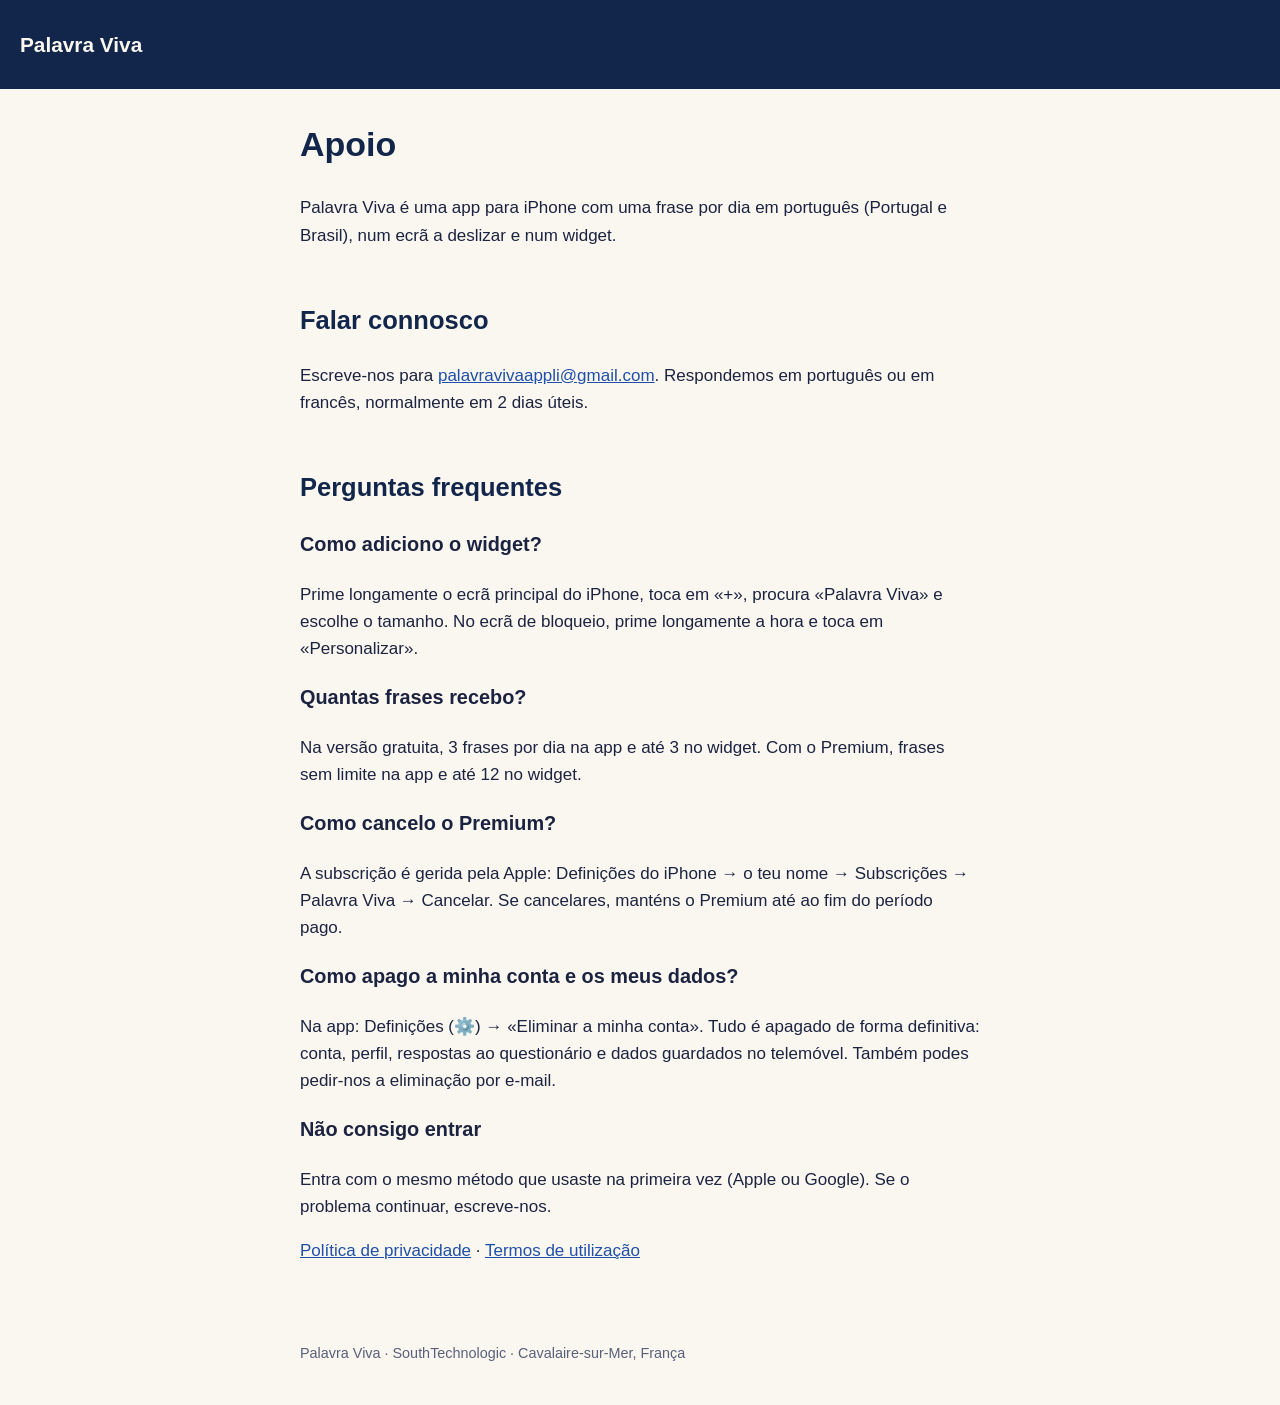
<file: index.html>
<!doctype html>
<html lang="pt-PT"><head><meta charset="utf-8"><meta name="viewport" content="width=device-width,initial-scale=1">
<title>Palavra Viva · Apoio</title><link rel="stylesheet" href="estilo.css"></head>
<body><header><a href="index.html">Palavra Viva</a></header>
<main>
<h1>Apoio</h1>
<p>Palavra Viva é uma app para iPhone com uma frase por dia em português (Portugal e Brasil), num ecrã a deslizar e num widget.</p>

<h2>Falar connosco</h2>
<p>Escreve-nos para <a href="mailto:palavravivaappli@gmail.com">palavravivaappli@gmail.com</a>. Respondemos em português ou em francês, normalmente em 2 dias úteis.</p>

<h2>Perguntas frequentes</h2>
<h3>Como adiciono o widget?</h3>
<p>Prime longamente o ecrã principal do iPhone, toca em «+», procura «Palavra Viva» e escolhe o tamanho. No ecrã de bloqueio, prime longamente a hora e toca em «Personalizar».</p>
<h3>Quantas frases recebo?</h3>
<p>Na versão gratuita, 3 frases por dia na app e até 3 no widget. Com o Premium, frases sem limite na app e até 12 no widget.</p>
<h3>Como cancelo o Premium?</h3>
<p>A subscrição é gerida pela Apple: Definições do iPhone → o teu nome → Subscrições → Palavra Viva → Cancelar. Se cancelares, manténs o Premium até ao fim do período pago.</p>
<h3>Como apago a minha conta e os meus dados?</h3>
<p>Na app: Definições (⚙️) → «Eliminar a minha conta». Tudo é apagado de forma definitiva: conta, perfil, respostas ao questionário e dados guardados no telemóvel. Também podes pedir-nos a eliminação por e-mail.</p>
<h3>Não consigo entrar</h3>
<p>Entra com o mesmo método que usaste na primeira vez (Apple ou Google). Se o problema continuar, escreve-nos.</p>

<p><a href="privacidade.html">Política de privacidade</a> · <a href="termos.html">Termos de utilização</a></p>
</main>
<footer>Palavra Viva · SouthTechnologic · Cavalaire-sur-Mer, França</footer></body></html>
</file>
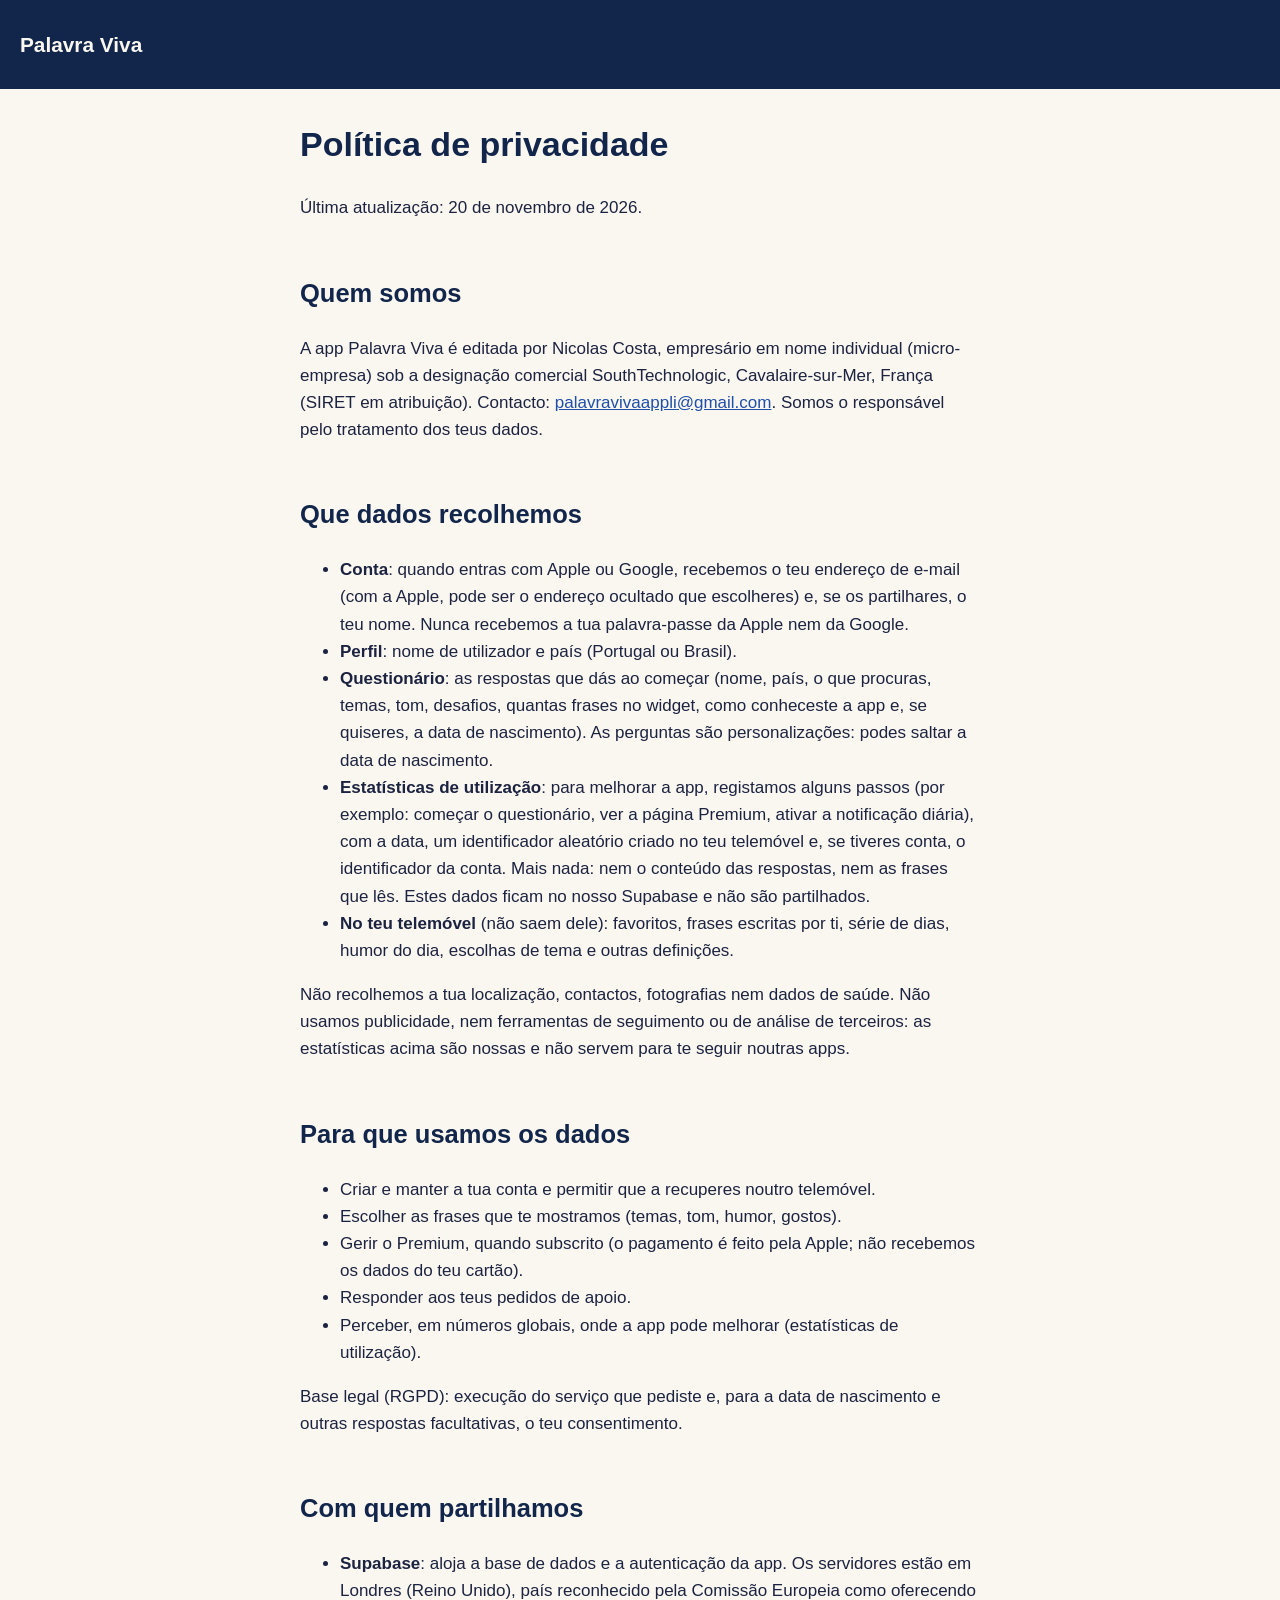
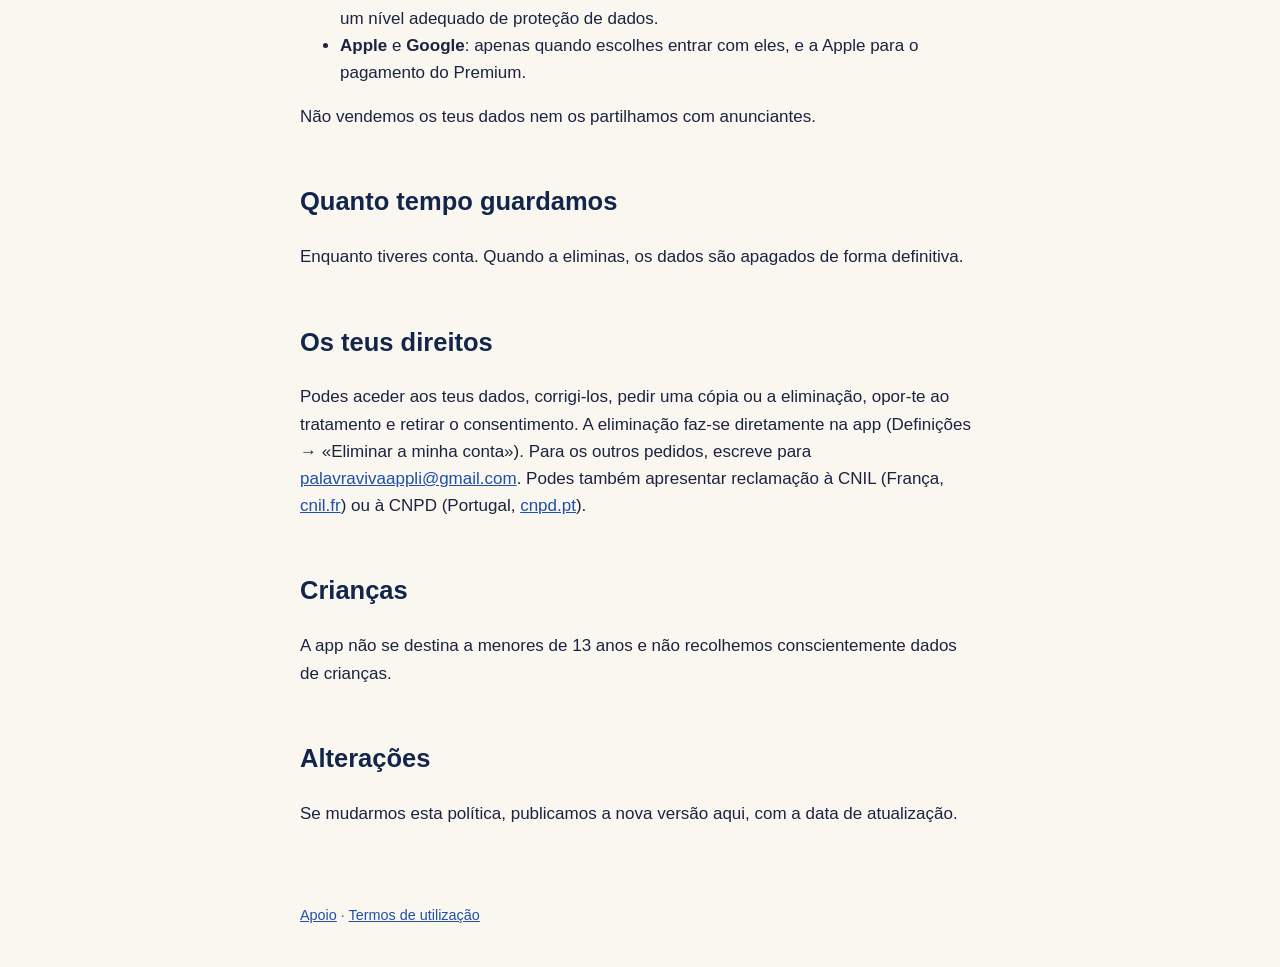
<file: privacidade.html>
<!doctype html>
<html lang="pt-PT"><head><meta charset="utf-8"><meta name="viewport" content="width=device-width,initial-scale=1">
<title>Palavra Viva · Política de privacidade</title><link rel="stylesheet" href="estilo.css"></head>
<body><header><a href="index.html">Palavra Viva</a></header>
<main>
<h1>Política de privacidade</h1>
<p>Última atualização: 20 de novembro de 2026.</p>

<h2>Quem somos</h2>
<p>A app Palavra Viva é editada por Nicolas Costa, empresário em nome individual (micro-empresa) sob a designação comercial SouthTechnologic, Cavalaire-sur-Mer, França (SIRET em atribuição). Contacto: <a href="mailto:palavravivaappli@gmail.com">palavravivaappli@gmail.com</a>. Somos o responsável pelo tratamento dos teus dados.</p>

<h2>Que dados recolhemos</h2>
<ul>
<li><strong>Conta</strong>: quando entras com Apple ou Google, recebemos o teu endereço de e-mail (com a Apple, pode ser o endereço ocultado que escolheres) e, se os partilhares, o teu nome. Nunca recebemos a tua palavra-passe da Apple nem da Google.</li>
<li><strong>Perfil</strong>: nome de utilizador e país (Portugal ou Brasil).</li>
<li><strong>Questionário</strong>: as respostas que dás ao começar (nome, país, o que procuras, temas, tom, desafios, quantas frases no widget, como conheceste a app e, se quiseres, a data de nascimento). As perguntas são personalizações: podes saltar a data de nascimento.</li>
<li><strong>Estatísticas de utilização</strong>: para melhorar a app, registamos alguns passos (por exemplo: começar o questionário, ver a página Premium, ativar a notificação diária), com a data, um identificador aleatório criado no teu telemóvel e, se tiveres conta, o identificador da conta. Mais nada: nem o conteúdo das respostas, nem as frases que lês. Estes dados ficam no nosso Supabase e não são partilhados.</li>
<li><strong>No teu telemóvel</strong> (não saem dele): favoritos, frases escritas por ti, série de dias, humor do dia, escolhas de tema e outras definições.</li>
</ul>
<p>Não recolhemos a tua localização, contactos, fotografias nem dados de saúde. Não usamos publicidade, nem ferramentas de seguimento ou de análise de terceiros: as estatísticas acima são nossas e não servem para te seguir noutras apps.</p>

<h2>Para que usamos os dados</h2>
<ul>
<li>Criar e manter a tua conta e permitir que a recuperes noutro telemóvel.</li>
<li>Escolher as frases que te mostramos (temas, tom, humor, gostos).</li>
<li>Gerir o Premium, quando subscrito (o pagamento é feito pela Apple; não recebemos os dados do teu cartão).</li>
<li>Responder aos teus pedidos de apoio.</li>
<li>Perceber, em números globais, onde a app pode melhorar (estatísticas de utilização).</li>
</ul>
<p>Base legal (RGPD): execução do serviço que pediste e, para a data de nascimento e outras respostas facultativas, o teu consentimento.</p>

<h2>Com quem partilhamos</h2>
<ul>
<li><strong>Supabase</strong>: aloja a base de dados e a autenticação da app. Os servidores estão em Londres (Reino Unido), país reconhecido pela Comissão Europeia como oferecendo um nível adequado de proteção de dados.</li>
<li><strong>Apple</strong> e <strong>Google</strong>: apenas quando escolhes entrar com eles, e a Apple para o pagamento do Premium.</li>
</ul>
<p>Não vendemos os teus dados nem os partilhamos com anunciantes.</p>

<h2>Quanto tempo guardamos</h2>
<p>Enquanto tiveres conta. Quando a eliminas, os dados são apagados de forma definitiva.</p>

<h2>Os teus direitos</h2>
<p>Podes aceder aos teus dados, corrigi-los, pedir uma cópia ou a eliminação, opor-te ao tratamento e retirar o consentimento. A eliminação faz-se diretamente na app (Definições → «Eliminar a minha conta»). Para os outros pedidos, escreve para <a href="mailto:palavravivaappli@gmail.com">palavravivaappli@gmail.com</a>. Podes também apresentar reclamação à CNIL (França, <a href="https://www.cnil.fr">cnil.fr</a>) ou à CNPD (Portugal, <a href="https://www.cnpd.pt">cnpd.pt</a>).</p>

<h2>Crianças</h2>
<p>A app não se destina a menores de 13 anos e não recolhemos conscientemente dados de crianças.</p>

<h2>Alterações</h2>
<p>Se mudarmos esta política, publicamos a nova versão aqui, com a data de atualização.</p>
</main>
<footer><a href="index.html">Apoio</a> · <a href="termos.html">Termos de utilização</a></footer></body></html>
</file>
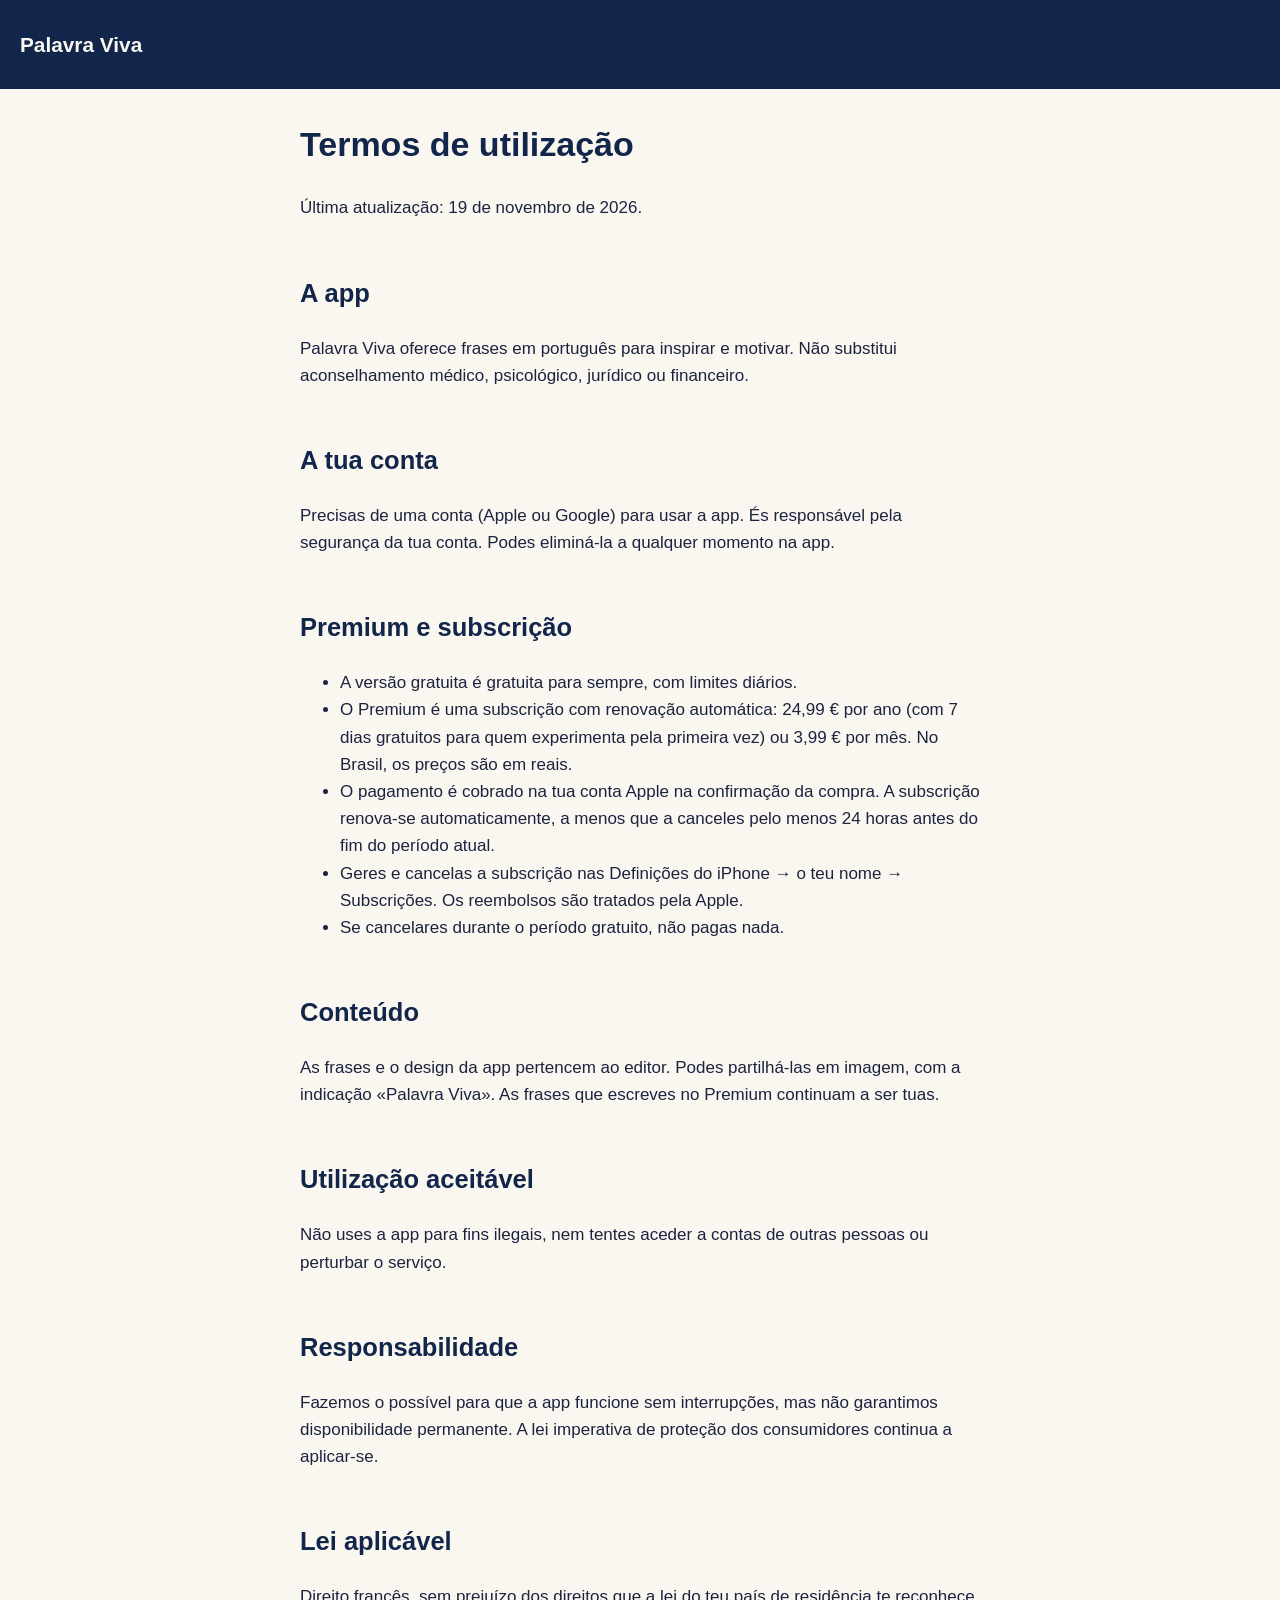
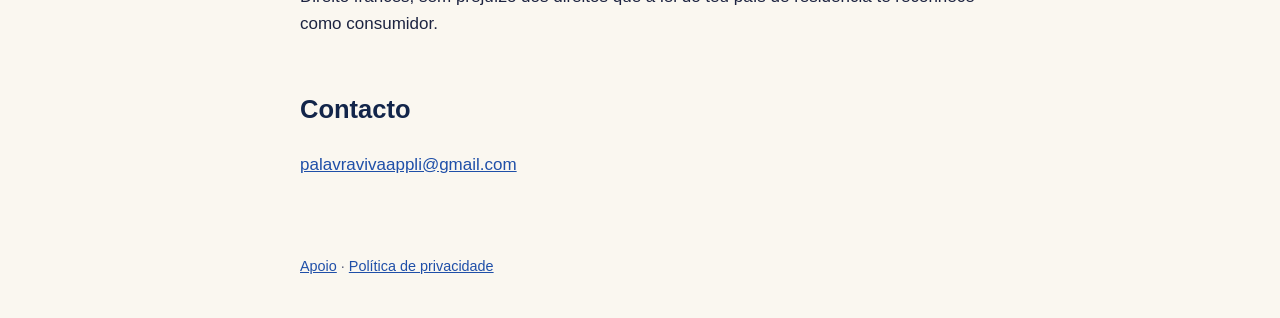
<file: termos.html>
<!doctype html>
<html lang="pt-PT"><head><meta charset="utf-8"><meta name="viewport" content="width=device-width,initial-scale=1">
<title>Palavra Viva · Termos de utilização</title><link rel="stylesheet" href="estilo.css"></head>
<body><header><a href="index.html">Palavra Viva</a></header>
<main>
<h1>Termos de utilização</h1>
<p>Última atualização: 19 de novembro de 2026.</p>

<h2>A app</h2>
<p>Palavra Viva oferece frases em português para inspirar e motivar. Não substitui aconselhamento médico, psicológico, jurídico ou financeiro.</p>

<h2>A tua conta</h2>
<p>Precisas de uma conta (Apple ou Google) para usar a app. És responsável pela segurança da tua conta. Podes eliminá-la a qualquer momento na app.</p>

<h2>Premium e subscrição</h2>
<ul>
<li>A versão gratuita é gratuita para sempre, com limites diários.</li>
<li>O Premium é uma subscrição com renovação automática: 24,99 € por ano (com 7 dias gratuitos para quem experimenta pela primeira vez) ou 3,99 € por mês. No Brasil, os preços são em reais.</li>
<li>O pagamento é cobrado na tua conta Apple na confirmação da compra. A subscrição renova-se automaticamente, a menos que a canceles pelo menos 24 horas antes do fim do período atual.</li>
<li>Geres e cancelas a subscrição nas Definições do iPhone → o teu nome → Subscrições. Os reembolsos são tratados pela Apple.</li>
<li>Se cancelares durante o período gratuito, não pagas nada.</li>
</ul>

<h2>Conteúdo</h2>
<p>As frases e o design da app pertencem ao editor. Podes partilhá-las em imagem, com a indicação «Palavra Viva». As frases que escreves no Premium continuam a ser tuas.</p>

<h2>Utilização aceitável</h2>
<p>Não uses a app para fins ilegais, nem tentes aceder a contas de outras pessoas ou perturbar o serviço.</p>

<h2>Responsabilidade</h2>
<p>Fazemos o possível para que a app funcione sem interrupções, mas não garantimos disponibilidade permanente. A lei imperativa de proteção dos consumidores continua a aplicar-se.</p>

<h2>Lei aplicável</h2>
<p>Direito francês, sem prejuízo dos direitos que a lei do teu país de residência te reconhece como consumidor.</p>

<h2>Contacto</h2>
<p><a href="mailto:palavravivaappli@gmail.com">palavravivaappli@gmail.com</a></p>
</main>
<footer><a href="index.html">Apoio</a> · <a href="privacidade.html">Política de privacidade</a></footer></body></html>
</file>
<file: estilo.css>
:root{--azul:#12254a;--cal:#faf7f0;--sol:#f2b632;--texto:#1c2340}
*{box-sizing:border-box}
body{margin:0;background:var(--cal);color:var(--texto);font:17px/1.6 -apple-system,BlinkMacSystemFont,"Segoe UI",Roboto,sans-serif}
header{background:var(--azul);color:var(--cal);padding:28px 20px}
header a{color:var(--cal);text-decoration:none;font-weight:700;font-size:1.3rem}
main{max-width:720px;margin:0 auto;padding:28px 20px 60px}
h1{color:var(--azul);margin-top:0}h2{color:var(--azul);margin-top:2em}
a{color:#1f4fa8}
footer{max-width:720px;margin:0 auto;padding:0 20px 40px;color:#5a607a;font-size:.9rem}
.nota{background:#fff3d6;border-left:4px solid var(--sol);padding:10px 14px;border-radius:6px}
@media (prefers-color-scheme:dark){:root{--cal:#0e1630;--texto:#e8e9f0}header{background:#0a1124}h1,h2{color:#f2f0e6}a{color:#8fb4ff}.nota{background:#2a2410}}
</file>
